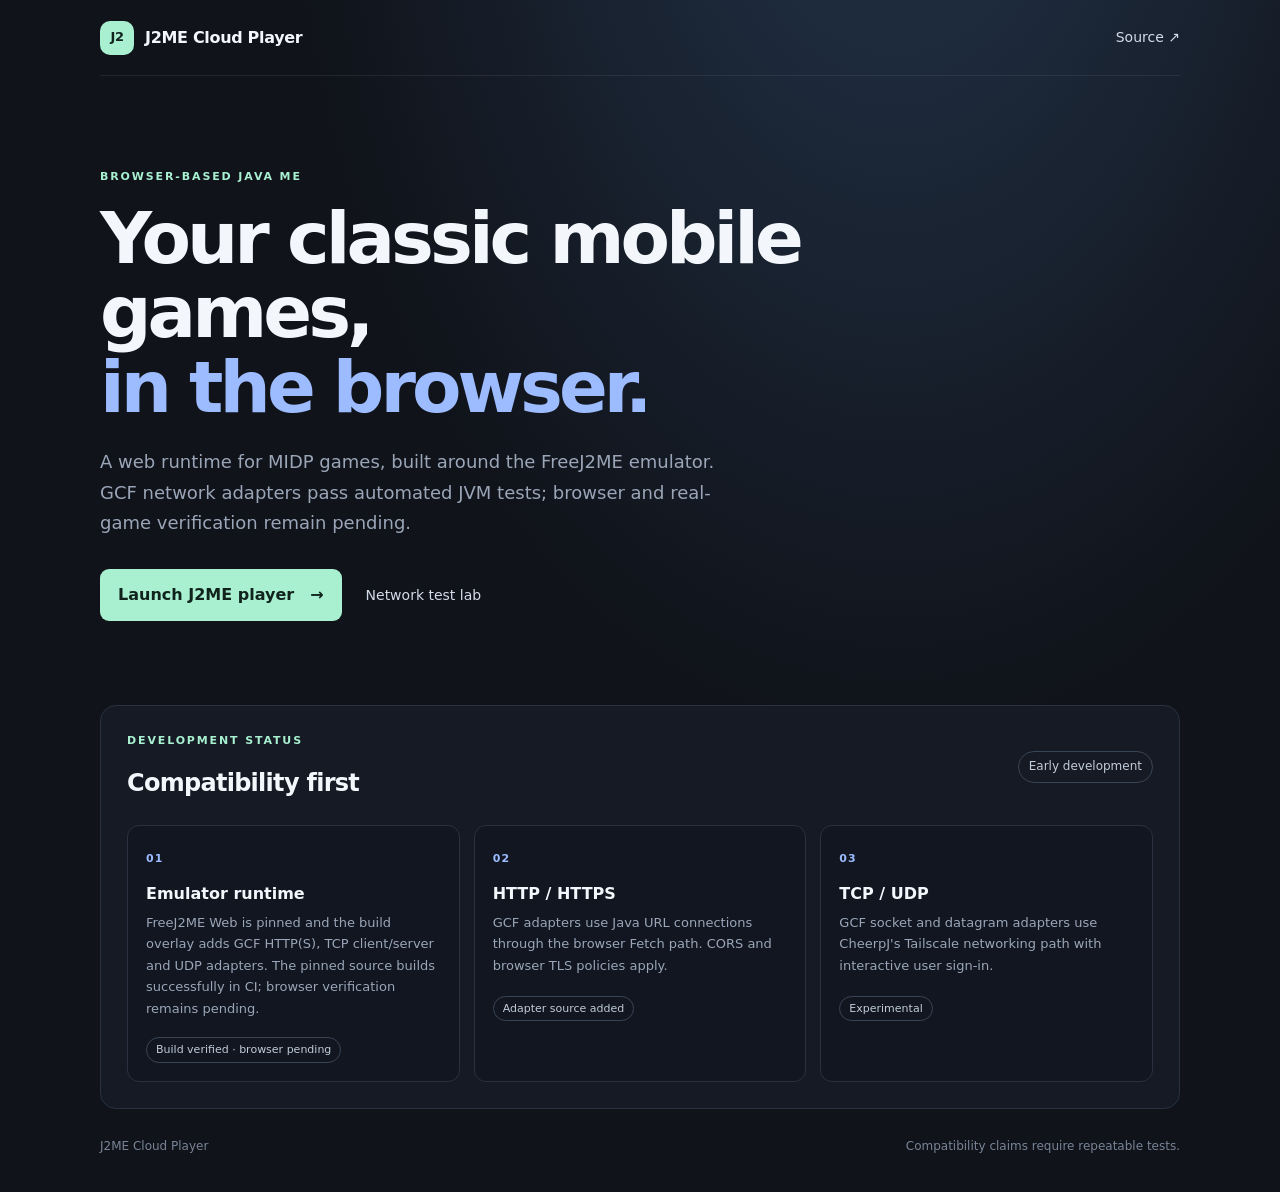
<file: public/index.html>
<!doctype html>
<html lang="en">
<head>
  <meta charset="utf-8">
  <meta name="viewport" content="width=device-width,initial-scale=1">
  <meta name="theme-color" content="#10131a">
  <meta name="description" content="A browser-based Java ME game runtime and compatibility lab.">
  <title>J2ME Cloud Player</title>
  <link rel="stylesheet" href="./styles.css">
</head>
<body>
  <main class="shell">
    <header class="topbar">
      <a class="brand" href="./" aria-label="J2ME Cloud Player home"><span class="brand-mark">J2</span><span>J2ME Cloud Player</span></a>
      <a class="source-link" href="https://github.com/Kggduts/j2me-cloud-player">Source <span aria-hidden="true">↗</span></a>
    </header>
    <section class="hero">
      <p class="eyebrow">BROWSER-BASED JAVA ME</p>
      <h1>Your classic mobile games,<br><span>in the browser.</span></h1>
      <p class="lede">A web runtime for MIDP games, built around the FreeJ2ME emulator. GCF network adapters pass automated JVM tests; browser and real-game verification remain pending.</p>
      <div class="actions">
        <a class="primary" href="./emulator/">Launch J2ME player <span aria-hidden="true">→</span></a>
        <a class="secondary" href="./netprobe/">Network test lab</a>
      </div>
    </section>
    <section class="status-panel" aria-labelledby="status-title">
      <div class="section-heading"><div><p class="eyebrow">DEVELOPMENT STATUS</p><h2 id="status-title">Compatibility first</h2></div><span class="status-pill">Early development</span></div>
      <div class="status-grid">
        <article><span class="status-icon">01</span><h3>Emulator runtime</h3><p>FreeJ2ME Web is pinned and the build overlay adds GCF HTTP(S), TCP client/server and UDP adapters. The pinned source builds successfully in CI; browser verification remains pending.</p><span class="state">Build verified · browser pending</span></article>
        <article><span class="status-icon">02</span><h3>HTTP / HTTPS</h3><p>GCF adapters use Java URL connections through the browser Fetch path. CORS and browser TLS policies apply.</p><span class="state">Adapter source added</span></article>
        <article><span class="status-icon">03</span><h3>TCP / UDP</h3><p>GCF socket and datagram adapters use CheerpJ's Tailscale networking path with interactive user sign-in.</p><span class="state">Experimental</span></article>
      </div>
    </section>
    <footer><span>J2ME Cloud Player</span><span>Compatibility claims require repeatable tests.</span></footer>
  </main>
</body>
</html>
</file>
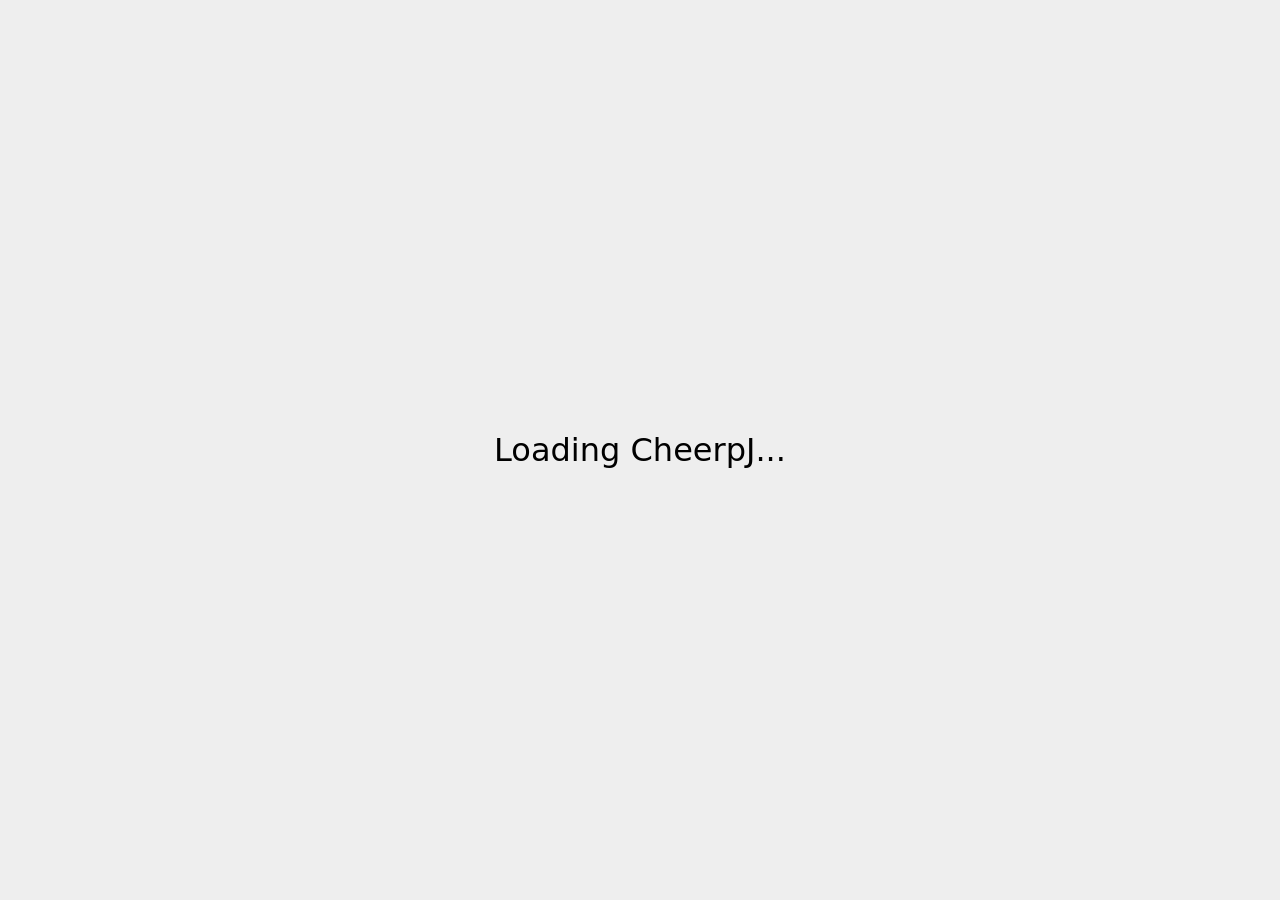
<file: public/emulator/index.html>
<!DOCTYPE html>
<html lang="en">
  <head>
    <meta charset="UTF-8" />
    <meta name="viewport" content="width=device-width, initial-scale=1.0" />
    <title>freej2me-web</title>
  </head>

  <body>
    <style>
      html,
      body {
        height: 100%;
      }

      body {
        margin: 0;
        padding: 0;
        background-color: #eee;
        font-family: sans;
      }

      #loading {
        position: absolute;
        display: flex;
        justify-content: center;
        align-items: center;
        inset: 0;
        font-size: 2em;
      }

      main {
        margin: auto;
        width: 100%;
        max-width: 360px;
      }

      @media (min-width: 480px) {
        main {
          max-width: 480px;
        }
      }

      :root {
        --primary: #4a6cb3;
        --primary-dark: #395592;
        --secondary: #6fc276;
        --secondary-dark: #50a359;
        --danger: #e74c3c;
        --danger-dark: #c0392b;
        --gray-light: #f5f5f5;
        --gray: #e0e0e0;
        --gray-dark: #9e9e9e;
        --text: #333;
        --text-light: #666;
        --border-radius: 4px;
        --light-color: #f8f9fa;
        --border-color: #dee2e6;
        --danger-color: #dc3545;
        --warning-color: #ffc107;
      }

      h2 {
        font-size: 1.3em;
        margin-bottom: 0.5em;
      }

      input,
      button,
      select {
        box-sizing: border-box;
        background-color: white;
      }

      .header {
        display: flex;
        justify-content: space-between;
        align-items: center;
        margin-bottom: 20px;
      }

      .data-controls {
        display: flex;
        gap: 10px;
      }

      .data-controls .btn {
        padding: 8px 16px;
      }

      .game-list {
        margin-bottom: 20px;
        background-color: white;
        /* need overflow: hidden for border-radius */
        overflow: hidden;
        border-radius: 8px;
      }

      .game-item {
        display: flex;
        align-items: stretch;
        justify-content: space-between;
      }

      .game-item a {
        display: flex;
        align-items: center;
        justify-content: space-between;
        text-decoration: none;
        color: #222;
        flex-grow: 1;
        padding: 8px;
      }

      .game-item a:hover {
        background-color: #f8f9fa;
      }

      .game-item .icon,
      .preview-icon {
        width: 32px;
        height: 32px;
        margin-right: 10px;
      }

      .game-item .game-info {
        flex-grow: 1;
      }

      .game-item button {
        padding: 5px 10px;
        background-color: hsl(211, 80%, 97%);
        border: none;
        cursor: pointer;
      }

      .game-item button:hover {
        background-color: hsl(211, 70%, 92%);
      }

      .btn {
        padding: 5px 8px;
        border: none;
        border-radius: var(--border-radius);
        cursor: pointer;
        font-weight: 500;
        transition: background-color 0.2s;
      }

      .btn-primary {
        background-color: var(--primary);
        color: white;
      }

      .btn-primary:hover {
        background-color: var(--primary-dark);
      }

      .btn-secondary {
        background-color: var(--secondary);
        color: white;
      }

      .btn-secondary:hover {
        background-color: var(--secondary-dark);
      }

      .btn-danger {
        background-color: var(--danger);
        color: white;
      }

      .btn-danger:hover {
        background-color: var(--danger-dark);
      }

      .btn-outline {
        background-color: transparent;
        border: 1px solid var(--gray-dark);
        color: var(--text);
      }

      .btn-outline:hover {
        background-color: var(--gray);
      }

      .save-button {
        display: block;
        width: 100%;
        font-size: 1.2em;
        padding: 10px;
        background-color: hsl(130, 65%, 30%);
        border: none;
        border-radius: 4px;
        cursor: pointer;
        color: white;
      }

      .save-button:hover {
        background-color: hsl(130, 65%, 20%);
      }

      .btn-full {
        display: block;
        padding: 8px 16px;
      }

      .add-edit-header {
        display: flex;
        justify-content: space-between;
        align-items: center;
        margin-top: 2em;
        margin-bottom: 0.5em;
      }

      .add-edit-header h2 {
        margin: 0;
      }

      .warning-message {
        background-color: #fff3cd;
        color: #856404;
        padding: 10px;
        border-radius: var(--border-radius);
        margin: 10px 0;
        display: flex;
        align-items: center;
        gap: 10px;
      }

      .warning-message i {
        margin-right: 8px;
      }

      .loading {
        display: flex;
        align-items: center;
        justify-content: center;
        padding: 20px;
      }

      .spinner {
        border: 3px solid rgba(0, 0, 0, 0.1);
        border-radius: 50%;
        border-top: 3px solid var(--primary);
        width: 20px;
        height: 20px;
        animation: spin 1s linear infinite;
        margin-right: 10px;
      }

      @keyframes spin {
        0% {
          transform: rotate(0deg);
        }

        100% {
          transform: rotate(360deg);
        }
      }

      .form-group {
        margin-bottom: 15px;
      }

      .form-group label {
        display: block;
        margin-bottom: 5px;
        font-weight: bold;
        font-size: 0.9em;
      }

      .form-group label.toggle-label {
        margin-bottom: 8px;
      }

      input[type="file"] {
        width: 100%;
        padding: 8px 10px;
        border: 1px solid var(--border-color);
        border-radius: 4px;
        font-size: 0.95em;
        box-sizing: border-box;
        /* Include padding in width */
      }

      input[type="file"] {
        padding: 5px;
        /* Different padding for file input */
      }

      .settings-container select,
      .settings-container input[type="number"],
      .settings-container textarea {
        width: 100%;
        padding: 8px;
        border: 1px solid #ccc;
        border-radius: 4px;
        box-sizing: border-box;
        /* Include padding in width */
      }

      .settings-grid {
        display: grid;
        grid-template-columns: 1fr 1fr;
        gap: 0 10px;
        /* Row gap, Column gap */
      }

      .settings-grid *:nth-child(2n + 1):last-child {
        /* If this is the only item left on the last row, span both columns */
        grid-column: 1 / -1;
        /* Starts at the first grid line and ends at the last */
      }

      .settings-grid label {
        display: block;
        margin-bottom: 5px;
        font-weight: bold;
      }

      .settings-grid label.checkbox {
        font-weight: normal;
        display: flex;
        align-items: center;
      }

      .settings-grid .checkbox input[type="checkbox"] {
        margin-right: 8px;
      }

      .custom-size-inputs {
        margin-top: 5px;
      }

      .custom-size-inputs input {
        width: 80px !important;
        /* Override default width */
        margin-right: 10px;
      }

      textarea {
        height: 80px;
        resize: vertical;
      }

      /* Preview/Manage Containers */
      .preview-container {
        display: flex;
        align-items: center;
        padding: 10px;
        border: 1px dashed var(--border-color);
        border-radius: 4px;
        margin-bottom: 15px;
        background-color: var(--light-color);
      }

      .preview-container .game-name {
        font-size: 1.1em;
        margin: 0 10px;
      }

      .manage-controls {
        margin-left: auto;
        /* Push buttons to the right */
        display: flex;
        gap: 8px;
      }

      .control-button {
        padding: 5px 8px;
        font-size: 0.85em;
        line-height: 1;
        min-width: 30px;
        border-radius: 4px;
        cursor: pointer;
        border: 1px solid transparent;
        transition: background-color 0.2s ease, border-color 0.2s ease;
      }

      .danger-button {
        background-color: var(--danger-color);
        color: white;
        border-color: var(--danger-color);
      }

      .danger-button:hover {
        background-color: #c82333;
        border-color: #bd2130;
      }

      .warning-button {
        background-color: var(--warning-color);
        color: var(--dark-color);
        border-color: var(--warning-color);
      }

      .warning-button:hover {
        background-color: #e0a800;
        border-color: #d39e00;
      }

      .advanced-settings summary {
        margin-top: 1.5em;
        margin-bottom: 1em;
      }

      summary h3 {
        display: inline;
      }

      .aux-file-upload {
        position: relative;
        display: inline-block;
        width: 100%;
        margin-bottom: 15px;
      }

      .aux-file-upload-btn {
        display: block;
        width: 100%;
        padding: 5px 10px;
        text-align: center;
        background-color: #f5f5f5;
        border: 1px dashed #9e9e9e;
        border-radius: 4px;
        color: #666;
        cursor: pointer;
        transition: background-color 0.2s, border-color 0.2s;
        box-sizing: border-box;
      }

      .aux-file-upload:hover .aux-file-upload-btn {
        background-color: #e0e0e0;
      }

      .aux-file-upload input[type="file"] {
        opacity: 0;
        position: absolute;
        top: 0;
        left: 0;
        width: 100%;
        height: 100%;
        cursor: pointer;
      }

      .keyboard-controls {
        background: white;
        padding: 12px;
        border-radius: 8px;
        margin-top: 20px;
      }

      .keyboard-controls h3 {
        margin: 0;
        font-size: 1.05em;
      }

      .keyboard-controls table {
        margin-top: 10px;
        width: 100%;
      }

      .keyboard-controls table td {
        text-align: center;
      }

      .keyboard-controls .key {
        background-color: #f5f5f5;
        border: 1px solid #9e9e9e;
        border-radius: 3px;
        padding: 2px 6px;
        font-family: monospace;
        font-size: 12px;
      }
    </style>
    <div id="loading">Loading...</div>
    <main id="main" style="display: none">
      <div class="header">
        <h1>freej2me-web</h1>
        <div class="data-controls">
          <button class="btn btn-outline" id="import-data-btn">
            Import Data
          </button>
          <input
            type="file"
            id="import-data-file"
            style="display: none"
            accept=".zip"
          />
          <button class="btn btn-outline" id="export-data-btn">
            Export Data
          </button>
          <a
            id="export-data-link"
            style="display: none"
            download="freej2me-data.zip"
            >x</a
          >
        </div>
      </div>
      <h2>Installed Games</h2>
      <div id="game-list" class="game-list">
        <div class="game-item">
          <a href="run">
            <div class="icon"></div>
            <div class="game-info">Game Title 1</div>
          </a>
          <button>Manage</button>
        </div>
      </div>
      <div class="add-edit-header">
        <h2 id="add-edit-text">Add new game</h2>
        <button id="clear-current" class="btn btn-outline">Clear</button>
      </div>
      <div id="file-input-step">
        <div class="form-group">
          <label for="game-file-input">Select JAR file</label>
          <input type="file" id="game-file-input" accept=".jar" />
        </div>
      </div>
      <div id="file-input-jad-step" style="display: none">
        <div id="warning-message" class="warning-message">
          <span>⚠️</span>
          <span
            >This game requires a JAD file to function properly. Please upload
            one.</span
          >
        </div>
        <div class="form-group">
          <label for="upload-descriptor-file-input">Select JAD file</label>
          <input type="file" id="upload-descriptor-file-input" accept=".jad" />
        </div>
        <div class="form-group">
          <button id="continue-without-jad" class="btn btn-outline btn-full">
            Continue without JAD file (might not work)
          </button>
        </div>
      </div>
      <div class="loading" id="file-input-loading" style="display: none">
        <div class="spinner"></div>
        <span>Analyzing file...</span>
      </div>
      <div id="add-manage-step" style="display: none">
        <div id="preview" class="preview-container">
          <img class="preview-icon" />
          <span class="preview-name">Game name</span>
          <div id="preview-controls" class="manage-controls">
            <button
              id="wipe-data-btn"
              class="control-button warning-button"
              title="Wipe Game Data"
            >
              Wipe Data
            </button>
            <button
              id="uninstall-btn"
              class="control-button danger-button"
              title="Uninstall Game"
            >
              Uninstall
            </button>
          </div>
        </div>
        <div id="edit-settings-container" class="settings-container">
          <div class="aux-file-upload">
            <div class="aux-file-upload-btn">
              Upload optional JAD descriptor file
            </div>
            <input type="file" id="aux-jad-file-input" accept=".jad" />
          </div>
          <div class="settings-grid">
            <div class="form-group">
              <label for="phoneType">Phone type:</label>
              <select id="phoneType">
                <option value="Standard">Standard</option>
                <option value="Nokia">Nokia</option>
                <option value="Motorola">Motorola</option>
                <option value="Siemens">Siemens</option>
                <option value="SonyEricsson">SonyEricsson</option>
              </select>
            </div>
            <div class="form-group">
              <label for="screenSize">Screen Size:</label>
              <select id="screenSize">
                <option value="96x65">96x65</option>
                <option value="96x96">96x96</option>
                <option value="104x80">104x80</option>
                <option value="128x128">128x128</option>
                <option value="132x176">132x176</option>
                <option value="128x160">128x160</option>
                <option value="176x208">176x208</option>
                <option value="176x220">176x220</option>
                <option value="208x208">208x208</option>
                <option value="240x320">240x320</option>
                <option value="320x240">320x240</option>
                <option value="240x400">240x400</option>
                <option value="352x416">352x416</option>
                <option value="360x640">360x640</option>
                <option value="640x360">640x360</option>
                <option value="480x800">480x800</option>
                <option value="800x480">800x480</option>
                <option value="custom">Custom</option>
              </select>
              <div class="custom-size-inputs" id="edit-custom-size-inputs">
                <input
                  type="number"
                  placeholder="Width"
                  id="customWidth"
                  min="1"
                />
                <input
                  type="number"
                  placeholder="Height"
                  id="customHeight"
                  min="1"
                />
              </div>
            </div>
            <div class="form-group">
              <label for="fontSize">Font size:</label>
              <select id="fontSize">
                <option value="0">Dynamic</option>
                <option value="1">Small</option>
                <option value="2">Medium</option>
                <option value="3">Large</option>
              </select>
            </div>
            <div class="form-group">
              <label for="dgFormat">DirectGraphics native format:</label>
              <select id="dgFormat">
                <option value="444">444 RGB</option>
                <option value="4444">4444 ARGB</option>
                <option value="565">565 ARGB</option>
                <option value="888">888 ARGB</option>
                <option value="8888">8888 ARGB</option>
              </select>
            </div>
            <label class="checkbox"
              ><input type="checkbox" name="enableSound" /> Enable sound</label
            >
            <label class="checkbox"
              ><input type="checkbox" name="rotate" /> Rotate screen</label
            >
            <label class="checkbox"
              ><input type="checkbox" name="forceFullscreen" /> Force
              fullscreen</label
            >
            <label class="checkbox"
              ><input type="checkbox" name="textureDisableFilter" /> Disable
              texture filtering</label
            >
            <label class="checkbox"
              ><input type="checkbox" name="queuedPaint" /> Queue paint events
              (useful if game hangs)</label
            >
          </div>
          <details class="advanced-settings">
            <summary>
              <h3>Advanced settings</h3>
            </summary>
            <div class="form-group">
              <label for="editAppProps">Additional App Properties:</label>
              <textarea
                id="editAppProps"
                placeholder="e.g., key: value, one per line"
              ></textarea>
            </div>
            <div class="form-group">
              <label for="editSysProps">Additional System Properties:</label>
              <textarea
                id="editSysProps"
                placeholder="e.g., key: value, one per line"
              ></textarea>
            </div>
          </details>
        </div>
        <button class="save-button" id="add-save-button">Add game</button>
      </div>
      <div class="keyboard-controls">
        <h3>Keyboard controls</h3>
        <table>
          <tr>
            <td><span class="key">Esc</span></td>
            <td>Enter/exit freej2me options</td>
          </tr>
          <tr>
            <td><span class="key">F1</span> or <span class="key">Q</span></td>
            <td>Left soft key</td>
          </tr>
          <tr>
            <td><span class="key">F2</span> or <span class="key">W</span></td>
            <td>Right soft key</td>
          </tr>
          <tr>
            <td><span class="key">0</span> to <span class="key">9</span></td>
            <td>Keypad numbers</td>
          </tr>
          <tr>
            <td>Numpad keys</td>
            <td>Numbers with keys 123 and 789 swaped</td>
          </tr>
          <tr>
            <td><span class="key">E</span></td>
            <td>*</td>
          </tr>
          <tr>
            <td><span class="key">R</span></td>
            <td>#</td>
          </tr>
          <tr>
            <td><span class="key">↑</span></td>
            <td>Up</td>
          </tr>
          <tr>
            <td><span class="key">↓</span></td>
            <td>Down</td>
          </tr>
          <tr>
            <td><span class="key">←</span></td>
            <td>Left</td>
          </tr>
          <tr>
            <td><span class="key">→</span></td>
            <td>Right</td>
          </tr>
          <tr>
            <td><span class="key">⏎ Enter</span></td>
            <td>Action key (OK button)</td>
          </tr>
        </table>
      </div>
      <br /><br />
    </main>
    <script src="https://cjrtnc.leaningtech.com/20260317_2978/loader.js"></script>
    <script type="module" src="src/launcher.js"></script>
  </body>
</html>
</file>
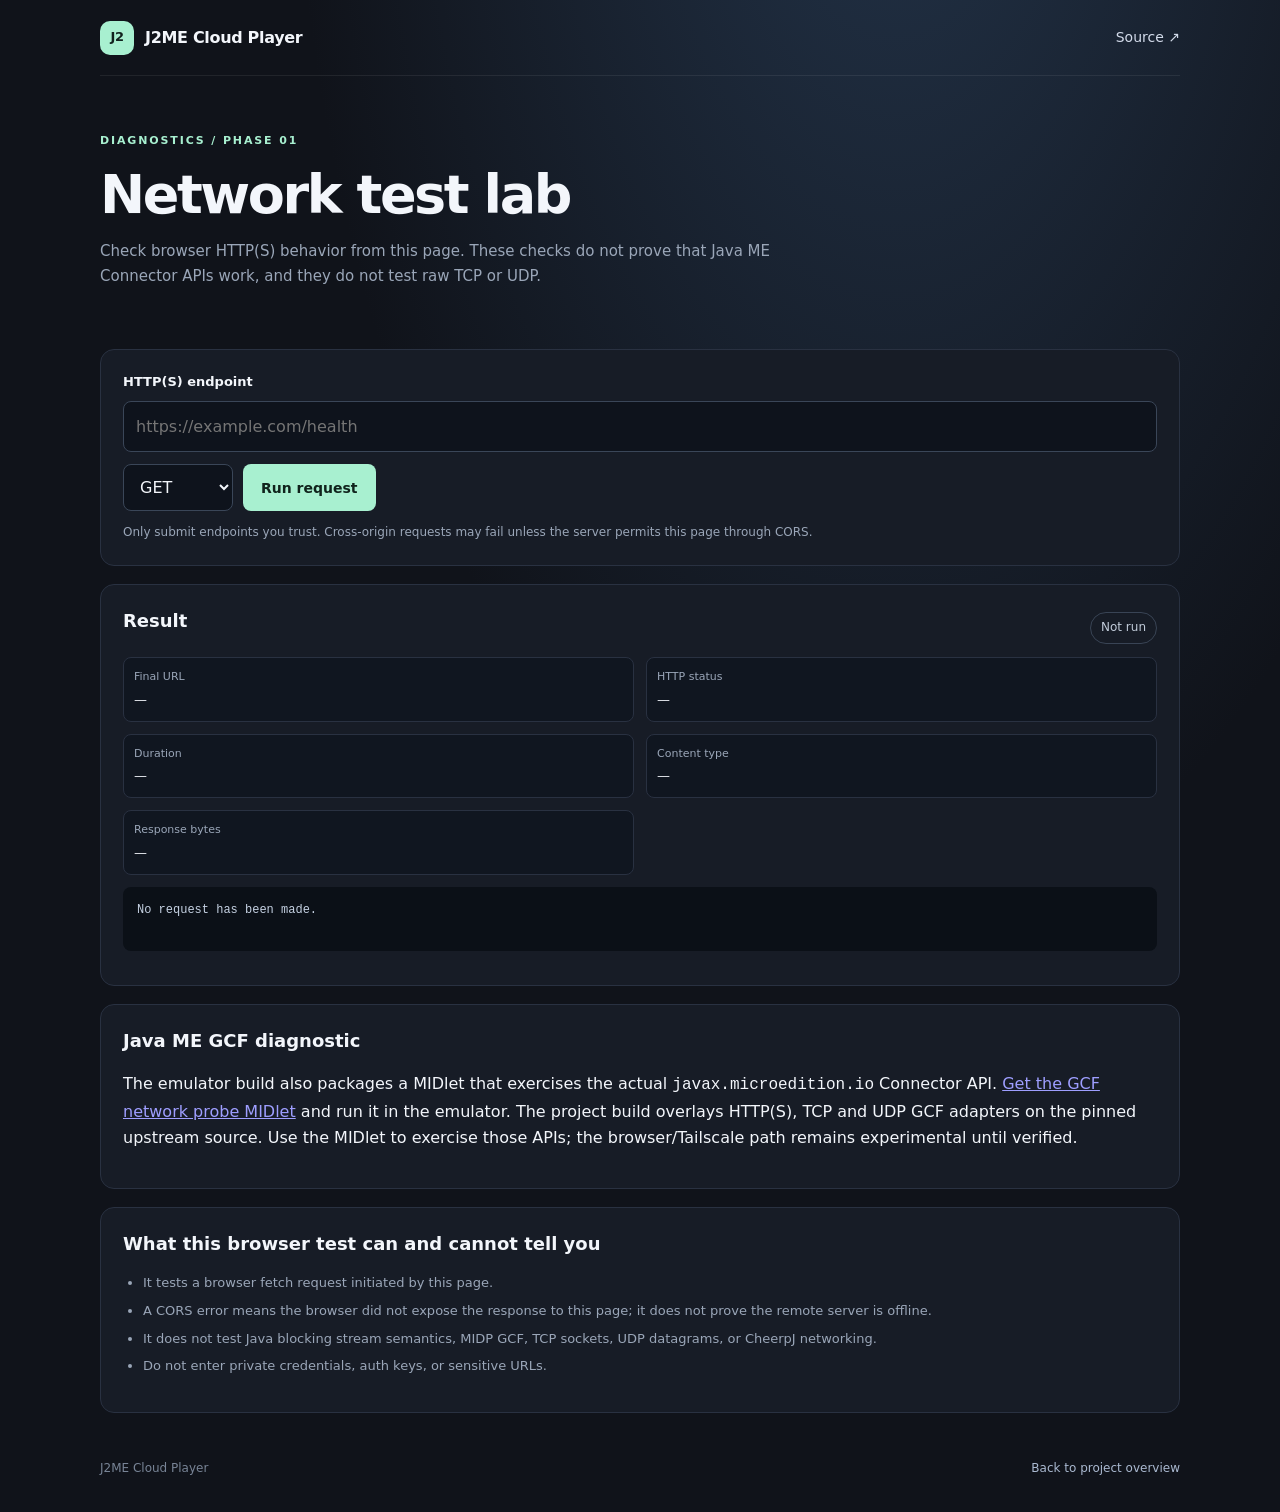
<file: public/netprobe/index.html>
<!doctype html>
<html lang="en">
<head>
  <meta charset="utf-8">
  <meta name="viewport" content="width=device-width,initial-scale=1">
  <meta name="theme-color" content="#10131a">
  <title>Network Test Lab · J2ME Cloud Player</title>
  <link rel="stylesheet" href="../styles.css">
  <link rel="stylesheet" href="./netprobe.css">
  <script src="./netprobe.js" defer></script>
</head>
<body>
  <main class="shell">
    <header class="topbar"><a class="brand" href="../"><span class="brand-mark">J2</span><span>J2ME Cloud Player</span></a><a class="source-link" href="https://github.com/Kggduts/j2me-cloud-player">Source ↗</a></header>
    <section class="probe-head"><p class="eyebrow">DIAGNOSTICS / PHASE 01</p><h1>Network test lab</h1><p class="lede">Check browser HTTP(S) behavior from this page. These checks do not prove that Java ME Connector APIs work, and they do not test raw TCP or UDP.</p></section>
    <section class="probe-card">
      <label for="target">HTTP(S) endpoint</label>
      <input id="target" type="url" placeholder="https://example.com/health" autocomplete="url" spellcheck="false">
      <div class="controls"><select id="method" aria-label="HTTP method"><option>GET</option><option>HEAD</option></select><button id="run" type="button">Run request</button></div>
      <p class="hint">Only submit endpoints you trust. Cross-origin requests may fail unless the server permits this page through CORS.</p>
    </section>
    <section class="results" aria-live="polite">
      <div class="result-head"><h2>Result</h2><span id="status" class="status-pill">Not run</span></div>
      <dl><div><dt>Final URL</dt><dd id="final-url">—</dd></div><div><dt>HTTP status</dt><dd id="http-status">—</dd></div><div><dt>Duration</dt><dd id="duration">—</dd></div><div><dt>Content type</dt><dd id="content-type">—</dd></div><div><dt>Response bytes</dt><dd id="bytes">—</dd></div></dl>
      <pre id="details">No request has been made.</pre>
    </section>
    <section class="limits"><h2>Java ME GCF diagnostic</h2><p>The emulator build also packages a MIDlet that exercises the actual <code>javax.microedition.io</code> Connector API. <a href="../netprobe-midlet.jar">Get the GCF network probe MIDlet</a> and run it in the emulator. The project build overlays HTTP(S), TCP and UDP GCF adapters on the pinned upstream source. Use the MIDlet to exercise those APIs; the browser/Tailscale path remains experimental until verified.</p></section>
    <section class="limits"><h2>What this browser test can and cannot tell you</h2><ul><li>It tests a browser fetch request initiated by this page.</li><li>A CORS error means the browser did not expose the response to this page; it does not prove the remote server is offline.</li><li>It does not test Java blocking stream semantics, MIDP GCF, TCP sockets, UDP datagrams, or CheerpJ networking.</li><li>Do not enter private credentials, auth keys, or sensitive URLs.</li></ul></section>
    <footer><span>J2ME Cloud Player</span><a href="../">Back to project overview</a></footer>
  </main>
</body>
</html>
</file>
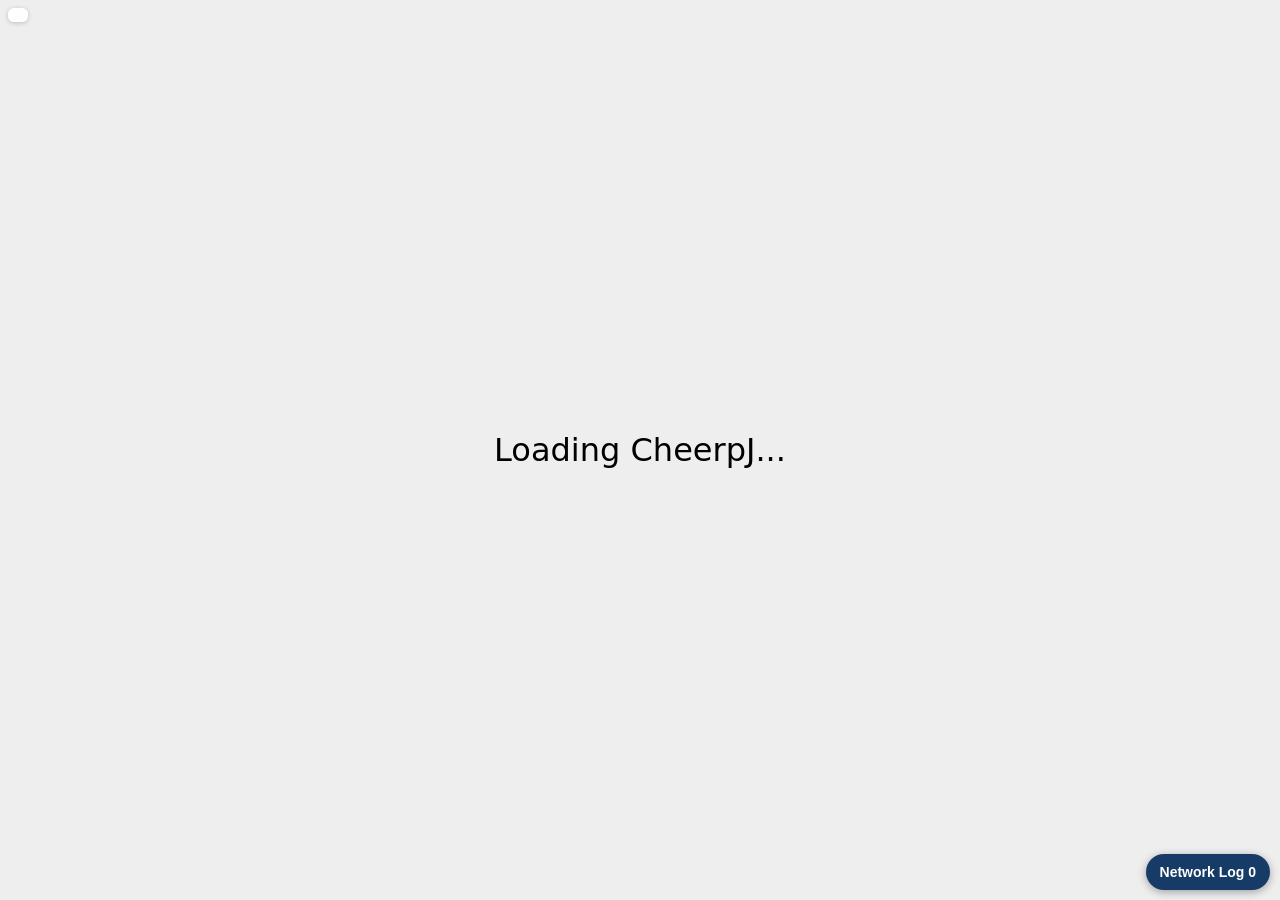
<file: public/emulator/run.html>
<!DOCTYPE html>
<html lang="en">
<head>
    <meta charset="UTF-8">
    <meta name="viewport" content="width=device-width, initial-scale=1.0">
    <title>freej2me-web</title>
</head>
<style>
    html, body {
        height: 100%;
    }
    body {
        margin: 0;
        padding: 0;
        font-family: sans;
    }
    #screen-area {
        background-color: #eee;
        position: absolute;
        top: 0;
        left: 0;
        right: 0;
        bottom: 0;
        display: flex;
        align-items: center;
        justify-content: center;
    }
    #display {
        background-color: white;
        zoom: 1;
        image-rendering: pixelated; /* affects zoom */
    }
    #display:focus {
        outline: none;
    }
    #loading {
        font-size: 2em;
    }

    .keypad-part {
        background-color: #222; /* Dark background for keypad areas */
        padding: 8px;
        display: flex; /* Use flex to center the grid */
        justify-content: center;
        align-items: center;
        box-sizing: border-box;
        -webkit-tap-highlight-color: transparent; /* Disable tap highlight on mobile */
    }

    .key-grid {
        display: grid;
        gap: 6px; /* Space between keys */
        width: 100%;
        height: 100%;
    }

    /* Grid definitions */
    .left-grid {
        grid-template-columns: repeat(3, 1fr);
        grid-template-rows: repeat(5, 1fr);
    }
    .keypad-part, .key {
        touch-action: none;
    }
    .backspace-key {
        font-size: 1.25em;
        background-color: #593b3b;
    }

    .right-grid {
        grid-template-columns: repeat(3, 1fr);
        grid-template-rows: repeat(3, 1fr);
    }

    /* Individual Key Styles */
    .key {
        background-color: #3a3a3a; /* Dark key background */
        color: #e0e0e0; /* Light key text */
        border: 1px solid #555;
        border-radius: 5px;
        font-size: 1.5em; /* Larger text */
        font-weight: bold;
        cursor: pointer;
        display: flex;
        flex-direction: column; /* Allow stacking number/letters */
        align-items: center;
        justify-content: center;
        text-align: center;
        user-select: none; /* Prevent text selection on click/drag */
        transition: background-color 0.1s ease, transform 0.05s ease;
        line-height: 1.1;
    }
    .key span { /* Style for secondary text like ABC */
        font-size: 0.4em;
        font-weight: normal;
        margin-top: 2px;
        color: #aaa;
    }

    .key.active {
        background-color: #6a6a6a;
        transform: scale(0.95); /* Slight shrink effect on press */
    }

    .arrow-key {
        font-size: 2em; /* Make arrows bigger */
    }

    .ok-key {
        font-size: 1.3em;
    }

    /* Styles for specifically smaller keys */
    .small-key {
        /* Instead of scaling the whole button, we control its size within the grid cell */
        width: 70%;
        height: 70%;
        font-size: 0.9em;
        align-self: end;   /* Center vertically in grid cell */
        /* Ensure padding/border don't make it too big */
        padding: 2px;
        line-height: 1;
    }

    .small-key-left {
        justify-self: left;
    }

    .small-key-right {
        justify-self: right;
    }


    #left-keys,
    #right-keys {
        display: none;
        position: absolute;
        bottom: 0;
    }

    #left-keys {
        left: 0;
    }

    #right-keys {
        right: 0;
    }

    #screen-area {
        position: absolute;
        top: 0;
        left: 0;
        right: 0;
        bottom: 0;
        display: flex;
        align-items: center;
        justify-content: center;
    }

    body.kbd-portrait #left-keys,
    body.kbd-portrait #right-keys,
    body.kbd-landscape #left-keys,
    body.kbd-landscape #right-keys {
        display: flex;
    }

    body.kbd-portrait #left-keys,
    body.kbd-portrait #right-keys {
        width: 50%;
        height: 220px;
    }

    body.kbd-landscape #left-keys,
    body.kbd-landscape #right-keys {
        width: 220px;
        height: 100%;
    }

    /* max height in landscape mode */
    body.kbd-landscape #left-keys .key-grid,
    body.kbd-landscape #right-keys .key-grid {
        max-height: 400px;
    }

    body.kbd-portrait #screen-area {
        bottom: 220px;
    }

    body.kbd-landscape #screen-area {
        left: 220px;
        right: 220px;
    }

</style>
<body>
    <!-- J2ME Cloud Player: optional private-network sign-in -->
    <div id="network-tools" style="position:fixed;z-index:20;top:8px;left:8px;max-width:min(90vw,420px);font:13px sans-serif;background:rgba(255,255,255,.94);padding:7px 10px;border-radius:6px;box-shadow:0 1px 5px #0003">
        <a id="tailscale-login" href="#" target="_blank" rel="noopener noreferrer" hidden>Sign in to enable TCP/UDP networking</a>
        <span id="tailscale-status" aria-live="polite"></span>
    </div>
    <div id="screen-area">
        <canvas tabindex="0" id="display" style="display: none;"></canvas>
        <div id="loading">Loading...</div>
    </div>
    <div id="left-keys" class="keypad-part">
        <div class="key-grid left-grid">
            <button data-key="Digit1" class="key">1</button>
            <button data-key="Digit2" class="key">2 <span>ABC</span></button>
            <button data-key="Digit3" class="key">3 <span>DEF</span></button>
            <button data-key="Digit4" class="key">4 <span>GHI</span></button>
            <button data-key="Digit5" class="key">5 <span>JKL</span></button>
            <button data-key="Digit6" class="key">6 <span>MNO</span></button>
            <button data-key="Digit7" class="key">7 <span>PQRS</span></button>
            <button data-key="Digit8" class="key">8 <span>TUV</span></button>
            <button data-key="Digit9" class="key">9 <span>WXYZ</span></button>
            <button data-key="NumpadAsterisk" class="key">*</button>
            <button data-key="Digit0" class="key">0 <span>+</span></button>
            <button data-key="NumpadDivide" class="key">#</button>
            <button data-key="Backspace" class="key backspace-key" aria-label="Delete / Backspace">⌫<span>Xóa</span></button>
        </div>
    </div>
    <div id="right-keys" class="keypad-part">
         <div class="key-grid right-grid">
            <button data-key="F1" class="key">L</button>
            <button data-key="ArrowUp" class="key arrow-key" aria-label="Up">↑</button>
            <button data-key="F2" class="key">R</button>
            <button data-key="ArrowLeft" class="key arrow-key" aria-label="Left">←</button>
            <button data-key="Enter" class="key ok-key">OK</button>
            <button data-key="ArrowRight" class="key arrow-key" aria-label="Right">→</button>
            <button data-key="Escape" class="key small-key small-key-left">Esc</button>
            <button data-key="ArrowDown" class="key arrow-key" aria-label="Down">↓</button>
            <button data-key="Maximize" class="key small-key small-key-right" aria-label="Maximize">⛶</button>
        </div>
    </div>
    <script src="https://cjrtnc.leaningtech.com/20260317_2978/loader.js"></script>
    <script type="module" src="src/main.js"></script>

    <!-- J2ME Cloud Player: on-screen network diagnostics -->
    <style>
      #j2me-netlog-toggle{position:fixed;z-index:10020;right:10px;bottom:10px;border:0;border-radius:22px;padding:10px 14px;background:#173b67;color:#fff;font:600 14px sans-serif;box-shadow:0 2px 8px #0005}
      #j2me-netlog-panel{position:fixed;z-index:10021;inset:auto 8px 58px 8px;max-height:55vh;background:#101820;color:#e8f0f7;border:1px solid #526273;border-radius:10px;padding:10px;font:13px sans-serif;box-shadow:0 3px 16px #0008}
      #j2me-netlog-panel[hidden]{display:none}
      #j2me-netlog-output{box-sizing:border-box;width:100%;height:30vh;resize:vertical;background:#080d12;color:#b9f6ca;border:1px solid #526273;border-radius:6px;padding:8px;font:11px monospace}
      #j2me-netlog-panel button{border:0;border-radius:6px;padding:9px 12px;margin:6px 5px 0 0;background:#285b87;color:white;font-weight:600}
      #j2me-netlog-panel .muted{color:#b7c4d0;font-size:12px}
    </style>
    <button id="j2me-netlog-toggle" type="button" aria-expanded="false">Network Log <span id="j2me-netlog-count">0</span></button>
    <section id="j2me-netlog-panel" hidden aria-label="Network debug log">
      <strong>Network Debug Log</strong>
      <p class="muted">Chỉ lưu các dòng [J2ME-NET]. Không ghi nội dung gói tin hoặc mật khẩu.</p>
      <textarea id="j2me-netlog-output" readonly spellcheck="false" placeholder="Chưa có log. Hãy mở game và thử kết nối lại."></textarea>
      <div>
        <button id="j2me-netlog-copy" type="button">Sao chép log</button>
        <button id="j2me-netlog-clear" type="button">Xóa log</button>
        <button id="j2me-netlog-close" type="button">Đóng</button>
        <span id="j2me-netlog-status" class="muted" aria-live="polite"></span>
      </div>
    </section>
    <script>
    (() => {
      const lines = [];
      const limit = 400;
      const output = document.getElementById('j2me-netlog-output');
      const count = document.getElementById('j2me-netlog-count');
      const panel = document.getElementById('j2me-netlog-panel');
      const toggle = document.getElementById('j2me-netlog-toggle');
      const status = document.getElementById('j2me-netlog-status');
      const original = {
        log: console.log.bind(console),
        warn: console.warn.bind(console),
        error: console.error.bind(console)
      };
      function stringify(value) {
        if (typeof value === 'string') return value;
        try { return JSON.stringify(value); } catch (_) { return String(value); }
      }
      function capture(args) {
        const line = Array.from(args, stringify).join(' ');
        if (!line.includes('[J2ME-NET]')) return;
        lines.push(line.slice(0, 1200));
        if (lines.length > limit) lines.shift();
        output.value = lines.join('\n');
        count.textContent = String(lines.length);
        if (!panel.hidden) output.scrollTop = output.scrollHeight;
      }
      ['log', 'warn', 'error'].forEach(level => {
        console[level] = (...args) => {
          capture(args);
          original[level](...args);
        };
      });
      function setOpen(open) {
        panel.hidden = !open;
        toggle.setAttribute('aria-expanded', String(open));
        if (open) output.scrollTop = output.scrollHeight;
      }
      toggle.addEventListener('click', () => setOpen(panel.hidden));
      document.getElementById('j2me-netlog-close').addEventListener('click', () => setOpen(false));
      document.getElementById('j2me-netlog-clear').addEventListener('click', () => {
        lines.length = 0; output.value = ''; count.textContent = '0'; status.textContent = 'Đã xóa.';
      });
      document.getElementById('j2me-netlog-copy').addEventListener('click', async () => {
        const value = lines.join('\n');
        if (!value) { status.textContent = 'Chưa có log để sao chép.'; return; }
        try {
          if (navigator.clipboard && navigator.clipboard.writeText) {
            await navigator.clipboard.writeText(value);
          } else {
            output.focus(); output.select();
            if (!document.execCommand('copy')) throw new Error('copy unavailable');
          }
          status.textContent = 'Đã sao chép ' + lines.length + ' dòng.';
        } catch (_) {
          output.focus(); output.select();
          status.textContent = 'Đã chọn log. Nhấn giữ và chọn Sao chép.';
        }
      });
    })();
    </script>
    
</body>
</html>
</file>
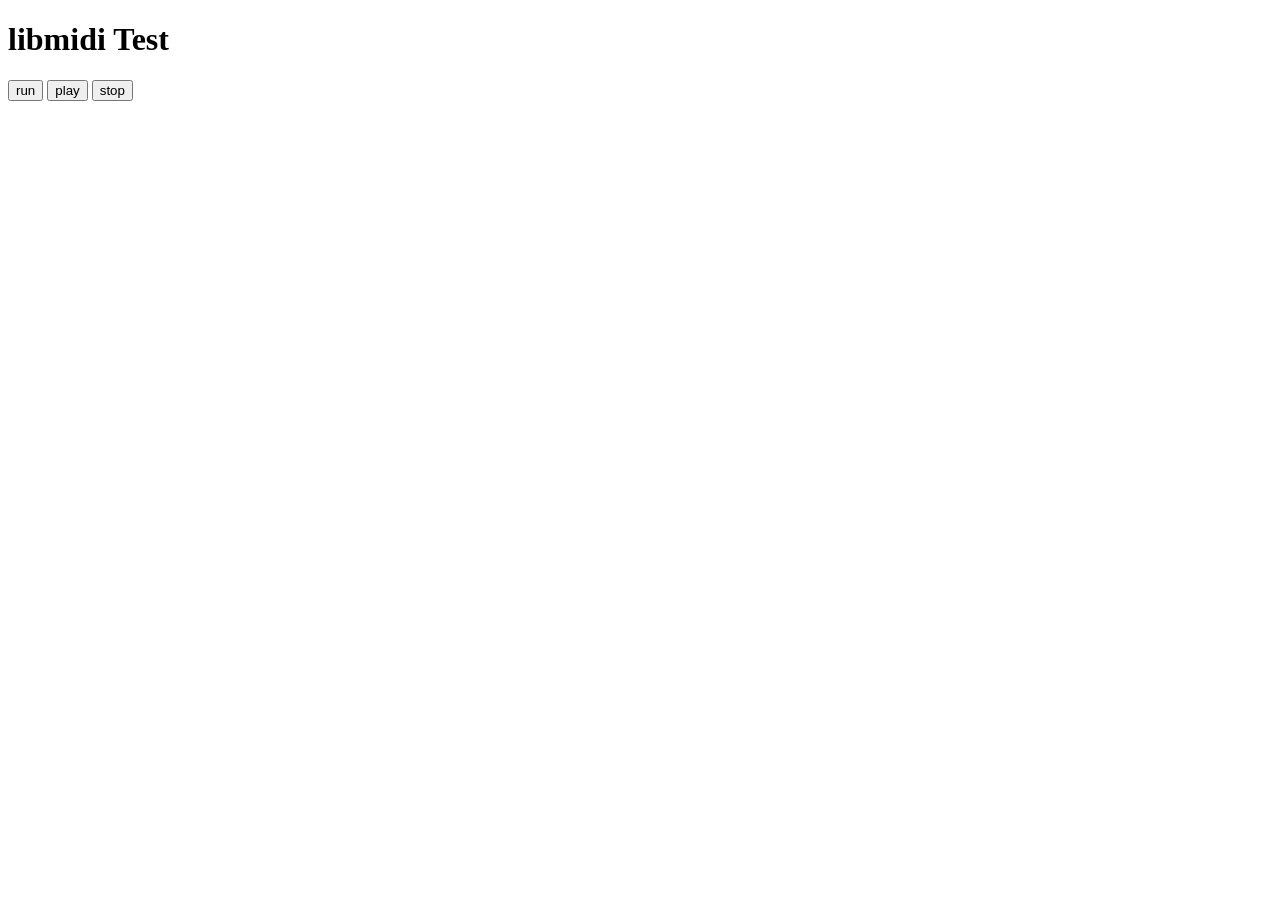
<file: public/emulator/libmidi/test/poc.html>
<!DOCTYPE html>
<html lang="en">
<head>
  <meta charset="UTF-8">
  <meta name="viewport" content="width=device-width, initial-scale=1">
  <title>libmidi Test</title>
</head>
<body>
  <h1>libmidi Test</h1>
  <button id="brun">run</button>
  <button id="bplay">play</button>
  <button id="bstop">stop</button>


  <script type="module">
    import { createUnlockingAudioContext, LibMidi } from "../libmidi.js";

    let context, lib;
    let midiBuffer;
    let player;

    async function fetchBuffer(name) {
      const res = await fetch(name);

      return await res.arrayBuffer();
    }

    async function init() {
      context = createUnlockingAudioContext();

      lib = new LibMidi(context);

      [, midiBuffer] = await Promise.all([
        lib.init(),
        fetchBuffer("./conv.mid")
      ]);

      window.buffa = midiBuffer;
      window.lib = lib;
    }


    async function run() {
      await init();

      player = window.playah = lib.midiPlayer;

      console.log('done1');

      player.setSequence(midiBuffer);
      player.loop(4);
    }

    function play() {
      window.playah.play();
    }

    function stop() {
      window.playah.stop();
    }

    window.runn = run;



    // Attach event listeners to buttons
    document.getElementById('brun').addEventListener('click', run);
    document.getElementById('bplay').addEventListener('click', play);
    document.getElementById('bstop').addEventListener('click', stop);

  </script>
</body>
</html>
</file>
<file: public/styles.css>
:root{color-scheme:dark;--bg:#10131a;--panel:#171c26;--line:#293141;--muted:#9aa6b8;--text:#f3f6fb;--accent:#a8f0d0;--blue:#9dbbff}*{box-sizing:border-box}body{margin:0;background:radial-gradient(ellipse at 70% -20%,#23344a 0,transparent 48%),var(--bg);color:var(--text);font:16px/1.6 system-ui,-apple-system,BlinkMacSystemFont,"Segoe UI",sans-serif}.shell{width:min(1080px,calc(100% - 40px));margin:auto}.topbar{height:76px;display:flex;align-items:center;justify-content:space-between;border-bottom:1px solid #ffffff12}.brand{display:flex;align-items:center;gap:11px;color:var(--text);text-decoration:none;font-weight:700;letter-spacing:-.02em}.brand-mark{display:grid;place-items:center;width:34px;height:34px;border-radius:10px;background:var(--accent);color:#12231e;font-size:13px;font-weight:900}.source-link,.secondary{color:#d3dbea;text-decoration:none}.source-link{font-size:14px}.hero{padding:92px 0 84px;max-width:760px}.eyebrow{font-size:11px;font-weight:800;letter-spacing:.17em;color:var(--accent);margin:0 0 15px}.hero h1{font-size:clamp(42px,7vw,72px);line-height:1.04;letter-spacing:-.055em;margin:0 0 22px}.hero h1 span{color:var(--blue)}.lede{max-width:630px;color:var(--muted);font-size:18px;line-height:1.7}.actions{display:flex;align-items:center;gap:24px;flex-wrap:wrap;margin-top:30px}.primary{display:inline-flex;align-items:center;gap:16px;background:var(--accent);color:#10231c;text-decoration:none;padding:13px 18px;border-radius:9px;font-weight:750}.secondary{font-size:14px}.status-panel{border:1px solid var(--line);background:#171c26d9;border-radius:16px;padding:26px}.section-heading{display:flex;align-items:center;justify-content:space-between;gap:16px;margin-bottom:22px}.section-heading h2{font-size:24px;letter-spacing:-.03em;margin:0}.status-pill,.state{font-size:12px;color:#c2ccda;border:1px solid #394455;border-radius:99px;padding:5px 10px}.status-grid{display:grid;grid-template-columns:repeat(3,1fr);gap:14px}.status-grid article{padding:18px;border:1px solid var(--line);border-radius:12px;background:#111620}.status-icon{font-size:11px;color:var(--blue);font-weight:800;letter-spacing:.1em}.status-grid h3{font-size:16px;margin:12px 0 5px}.status-grid p{font-size:13px;line-height:1.65;color:var(--muted);min-height:66px;margin:0 0 16px}.state{display:inline-block;padding:3px 9px;font-size:11px}footer{display:flex;justify-content:space-between;gap:15px;padding:28px 0 36px;color:#788496;font-size:12px}@media(max-width:700px){.hero{padding:65px 0 55px}.status-grid{grid-template-columns:1fr}.status-grid p{min-height:0}.section-heading{align-items:flex-start;flex-direction:column}.status-panel{padding:18px}footer{flex-direction:column}.lede{font-size:16px}}
</file>
<file: public/netprobe/netprobe.css>
.probe-head{padding:56px 0 26px}.probe-head h1{font-size:clamp(36px,6vw,54px);line-height:1.1;letter-spacing:-.045em;margin:0 0 14px}.probe-head .lede{font-size:15px;max-width:720px}.probe-card,.results,.limits{background:var(--panel);border:1px solid var(--line);border-radius:14px;padding:22px;margin:18px 0}.probe-card label{display:block;font-size:13px;font-weight:700;margin-bottom:8px}.probe-card input,.probe-card select{background:#0e131c;border:1px solid #3a4658;border-radius:8px;color:var(--text);padding:12px;font:inherit;min-width:0}.probe-card input{width:100%}.controls{display:flex;gap:10px;margin-top:12px}.controls select{width:110px}.controls button{border:0;border-radius:8px;background:var(--accent);color:#10231c;font:700 14px system-ui;padding:0 18px;cursor:pointer}.controls button:disabled{opacity:.55;cursor:wait}.hint{font-size:12px;color:var(--muted);margin:12px 0 0}.result-head{display:flex;align-items:center;justify-content:space-between}.result-head h2,.limits h2{font-size:18px;margin:0 0 14px}.results dl{margin:8px 0;display:grid;grid-template-columns:repeat(2,minmax(0,1fr));gap:12px}.results dl div{min-width:0;background:#101620;border:1px solid var(--line);border-radius:8px;padding:10px}.results dt{font-size:11px;color:var(--muted);margin-bottom:4px}.results dd{font-size:13px;margin:0;overflow-wrap:anywhere}.results pre{white-space:pre-wrap;overflow-wrap:anywhere;background:#0b1017;border-radius:8px;padding:14px;color:#c5d1e2;font-size:12px;min-height:64px}.limits ul{padding-left:20px;color:var(--muted);font-size:13px}.limits li{margin:7px 0}footer a{color:#aab9d0;text-decoration:none}@media(max-width:520px){.probe-card,.results,.limits{padding:16px}.results dl{grid-template-columns:1fr}.controls button{flex:1}}
</file>
